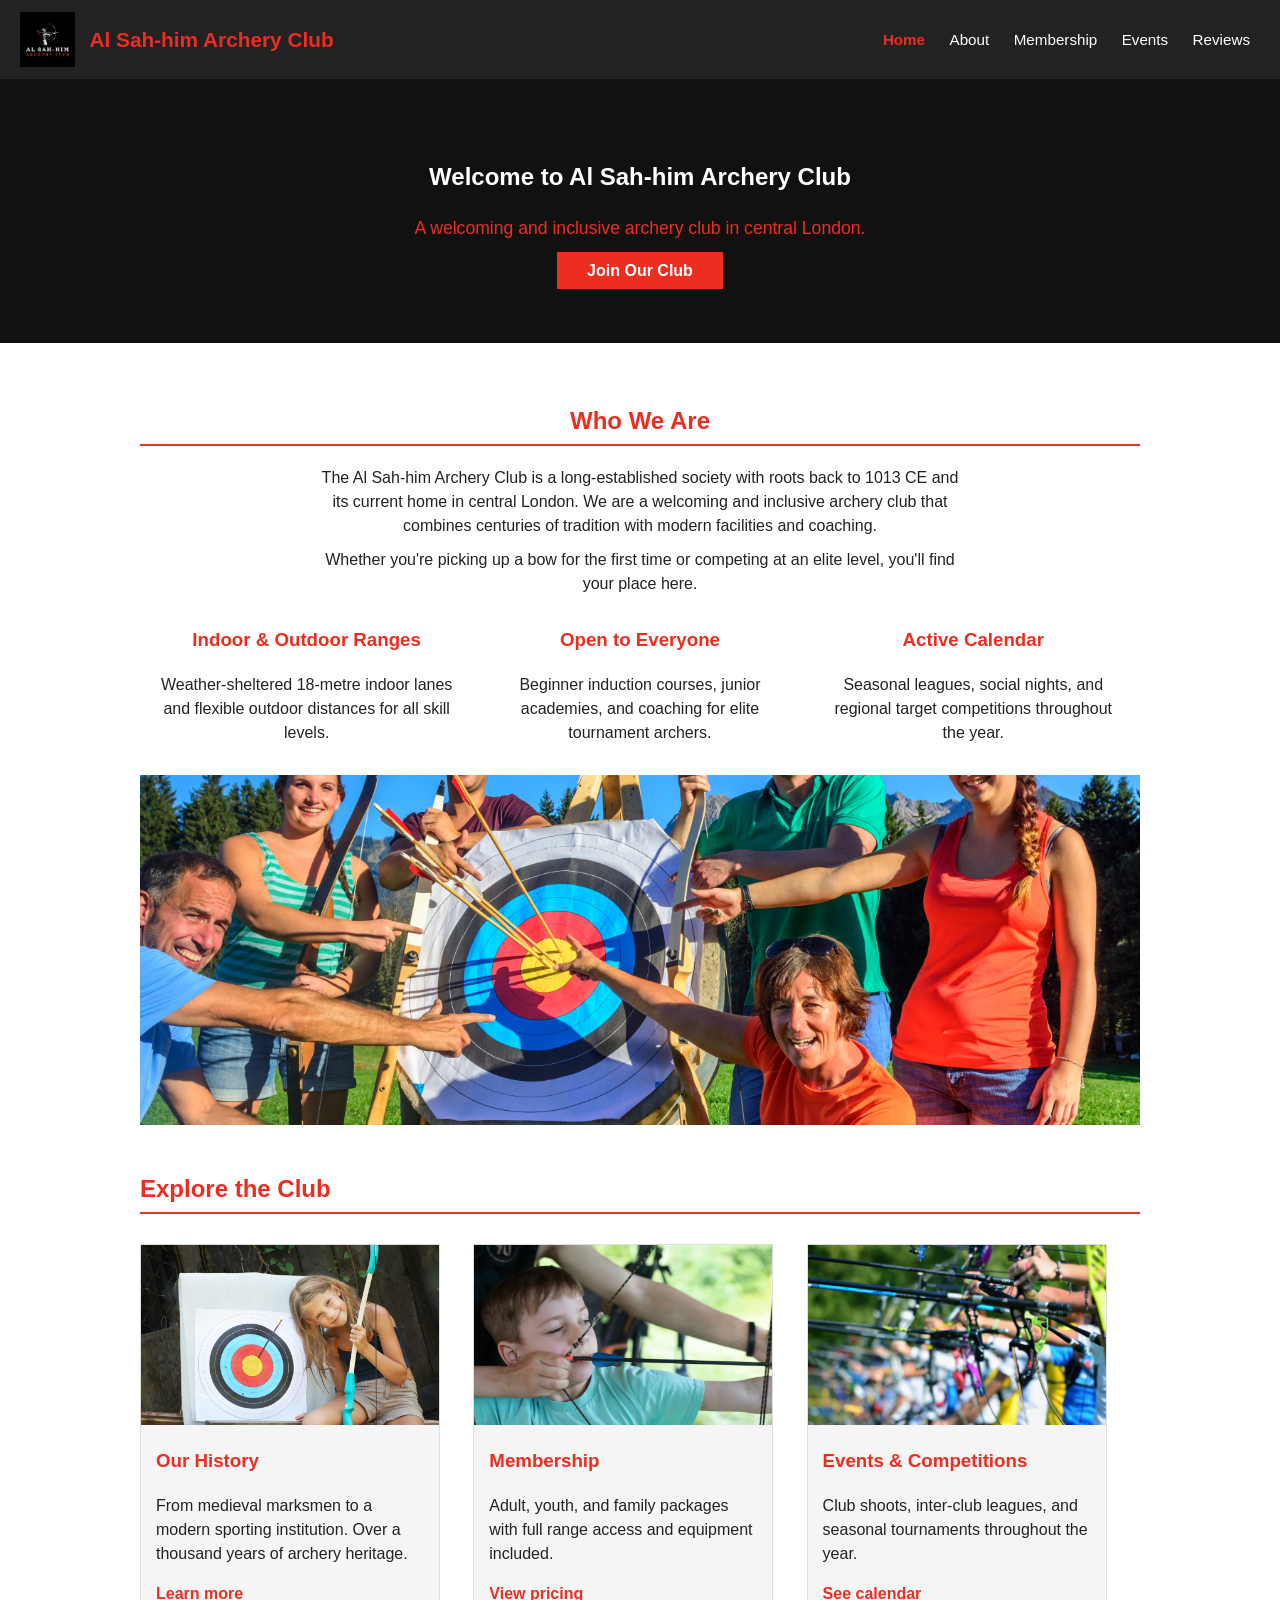
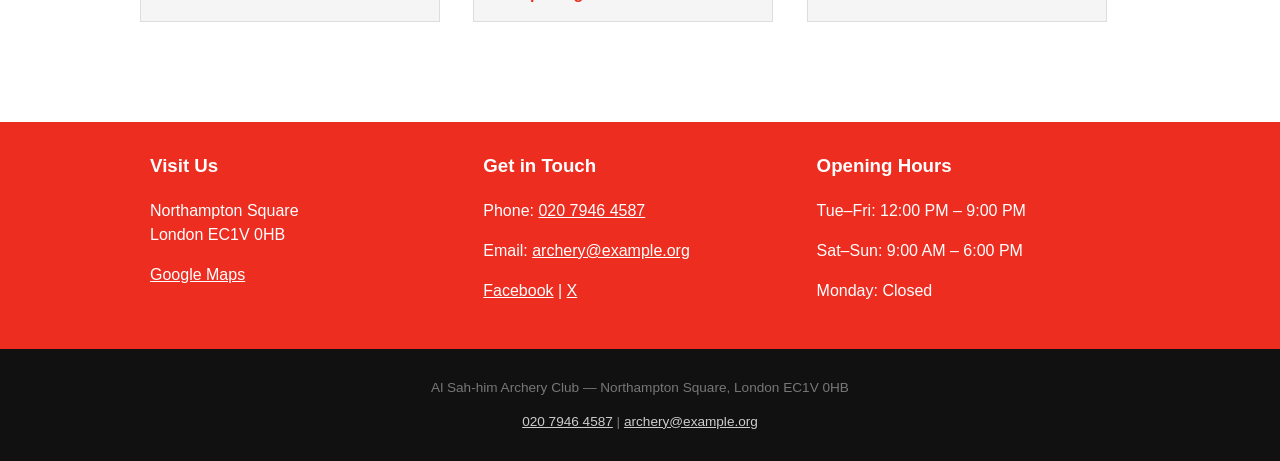
<file: index.html>
<!DOCTYPE html>
<html lang="en">
<head>
  <meta charset="UTF-8">
  <meta name="viewport" content="width=device-width, initial-scale=1.0">
  <title>Al Sah-him Archery Club - Home</title>
  <link rel="stylesheet" href="css/style.css">
</head>
<body>

<a href="#main-content" class="skip-link">Skip to main content</a>

<header role="banner">
  <div class="header-left">
    <img src="club-logo.png" alt="Club logo">
    <span class="club-title">Al Sah-him Archery Club</span>
  </div>
  <nav aria-label="Main navigation">
    <ul>
      <li><span class="current">Home</span></li>
      <li><a href="about.html">About</a></li>
      <li><a href="membership.html">Membership</a></li>
      <li><a href="events.html">Events</a></li>
      <li><a href="reviews.html">Reviews</a></li>
    </ul>
  </nav>
</header>

<main id="main-content">

  <section class="hero" aria-labelledby="hero-heading">
    <h1 id="hero-heading">Welcome to Al Sah-him Archery Club</h1>
    <p>A welcoming and inclusive archery club in central London.</p>
    <a href="membership.html" class="btn">Join Our Club</a>
  </section>

  <div class="content">

    <section class="intro" aria-labelledby="who-heading">
      <h2 id="who-heading" class="section-title">Who We Are</h2>
      <p>The Al Sah-him Archery Club is a long-established society with roots back to 1013 CE and its current home in central London. We are a welcoming and inclusive archery club that combines centuries of tradition with modern facilities and coaching.</p>
      <p>Whether you're picking up a bow for the first time or competing at an elite level, you'll find your place here.</p>

      <div class="features">
        <div class="feature">
          <h3>Indoor &amp; Outdoor Ranges</h3>
          <p>Weather-sheltered 18-metre indoor lanes and flexible outdoor distances for all skill levels.</p>
        </div>
        <div class="feature">
          <h3>Open to Everyone</h3>
          <p>Beginner induction courses, junior academies, and coaching for elite tournament archers.</p>
        </div>
        <div class="feature">
          <h3>Active Calendar</h3>
          <p>Seasonal leagues, social nights, and regional target competitions throughout the year.</p>
        </div>
      </div>
    </section>

    <img class="img-banner" src="images/AdobeStock_72105116.jpeg" alt="Archery equipment on display">

    <section aria-labelledby="explore-heading">
      <h2 id="explore-heading" class="section-title">Explore the Club</h2>

      <div class="cards">
        <article class="card">
          <img src="images/AdobeStock_54526389.jpeg" alt="Archery range">
          <div class="card-text">
            <h3>Our History</h3>
            <p>From medieval marksmen to a modern sporting institution. Over a thousand years of archery heritage.</p>
            <a href="about.html">Learn more</a>
          </div>
        </article>

        <article class="card">
          <img src="images/AdobeStock_530146162.jpeg" alt="Archery target">
          <div class="card-text">
            <h3>Membership</h3>
            <p>Adult, youth, and family packages with full range access and equipment included.</p>
            <a href="membership.html">View pricing</a>
          </div>
        </article>

        <article class="card">
          <img src="images/AdobeStock_305803071.jpeg" alt="Group of archers">
          <div class="card-text">
            <h3>Events &amp; Competitions</h3>
            <p>Club shoots, inter-club leagues, and seasonal tournaments throughout the year.</p>
            <a href="events.html">See calendar</a>
          </div>
        </article>
      </div>
    </section>

  </div>

</main>

<div class="contact-bar">
  <div class="contact-inner">
    <div class="contact-col">
      <h3>Visit Us</h3>
      <p>Northampton Square<br>London EC1V 0HB</p>
      <p><a href="https://maps.google.com/?q=Northampton+Square+London+EC1V+0HB">Google Maps</a></p>
    </div>
    <div class="contact-col">
      <h3>Get in Touch</h3>
      <p>Phone: <a href="tel:02079464587">020 7946 4587</a></p>
      <p>Email: <a href="mailto:archery@example.org">archery@example.org</a></p>
      <p><a href="https://www.facebook.com/AlSah-himArchery">Facebook</a> | <a href="https://x.com/AlSah-himArchery">X</a></p>
    </div>
    <div class="contact-col">
      <h3>Opening Hours</h3>
      <p>Tue–Fri: 12:00 PM – 9:00 PM</p>
      <p>Sat–Sun: 9:00 AM – 6:00 PM</p>
      <p>Monday: Closed</p>
    </div>
  </div>
</div>

<footer role="contentinfo">
  <p>Al Sah-him Archery Club &mdash; Northampton Square, London EC1V 0HB</p>
  <p><a href="tel:02079464587">020 7946 4587</a> | <a href="mailto:archery@example.org">archery@example.org</a></p>
</footer>

</body>
</html>
</file>
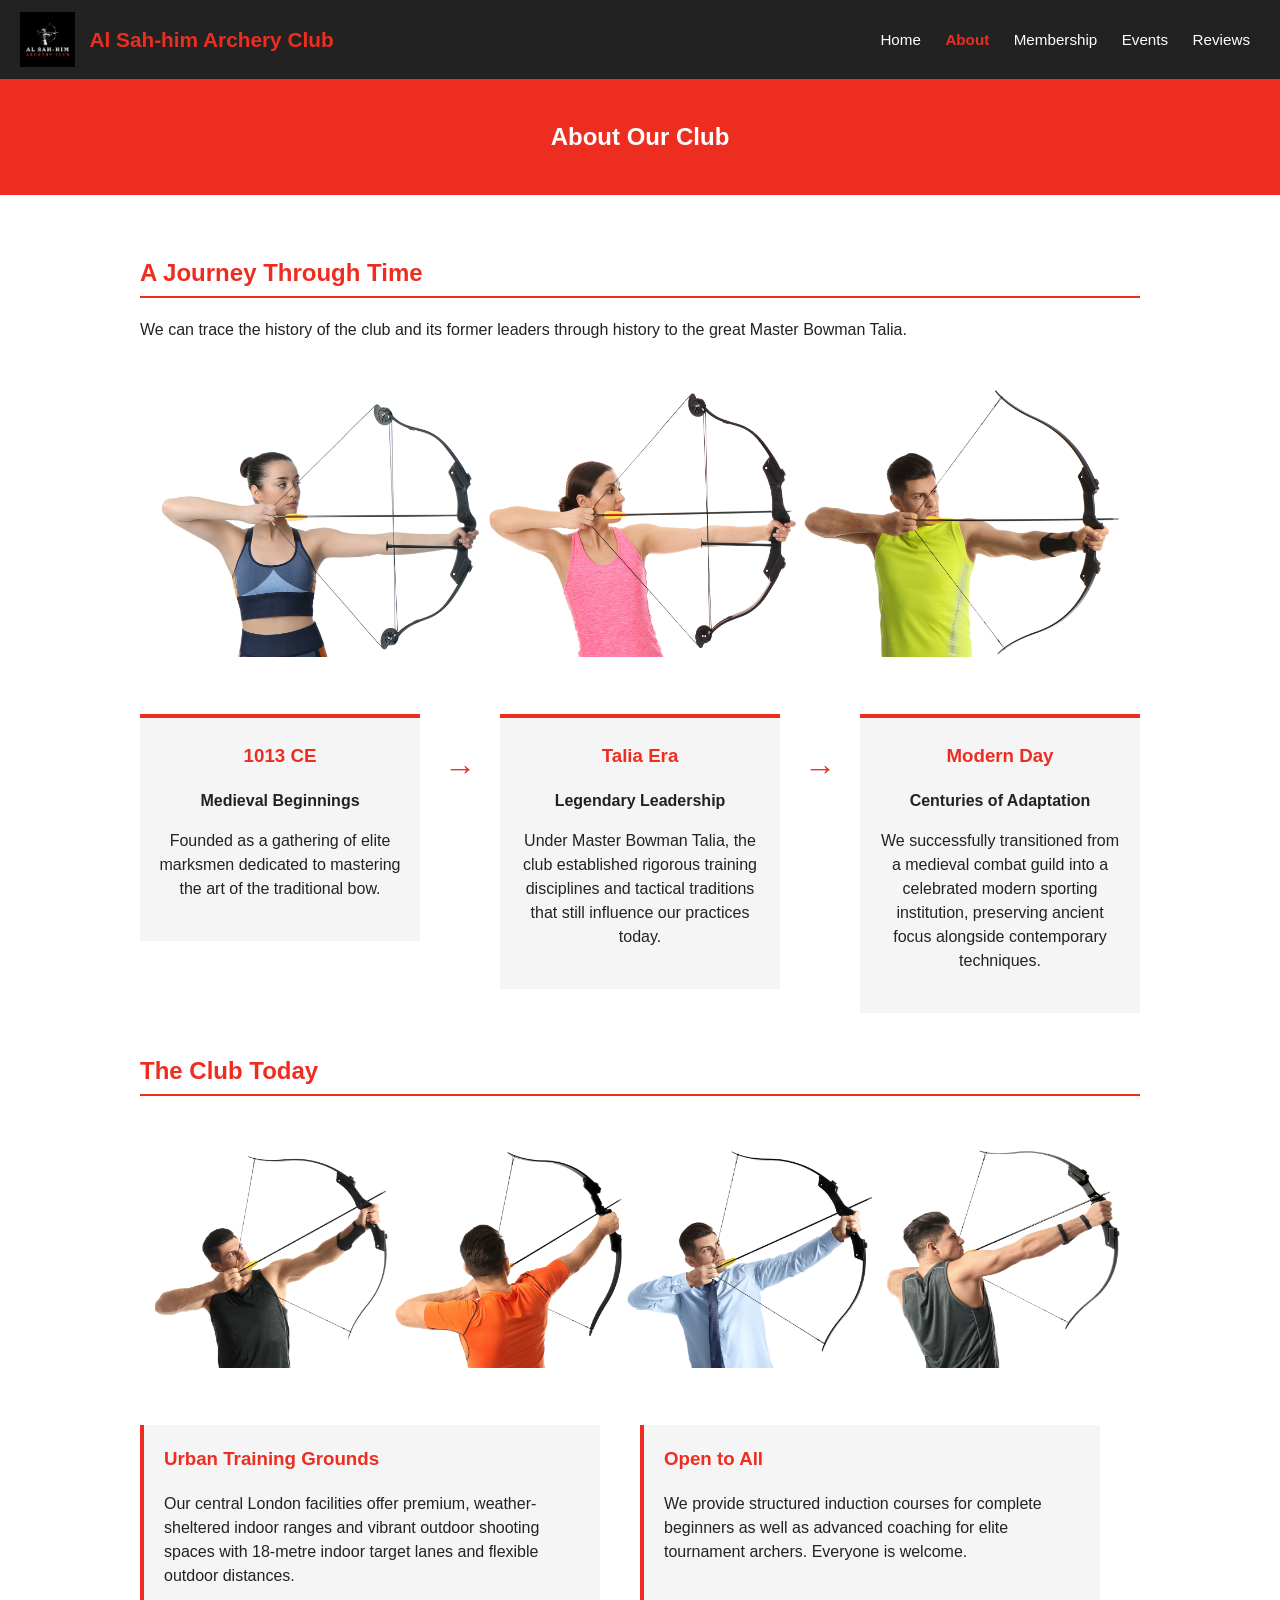
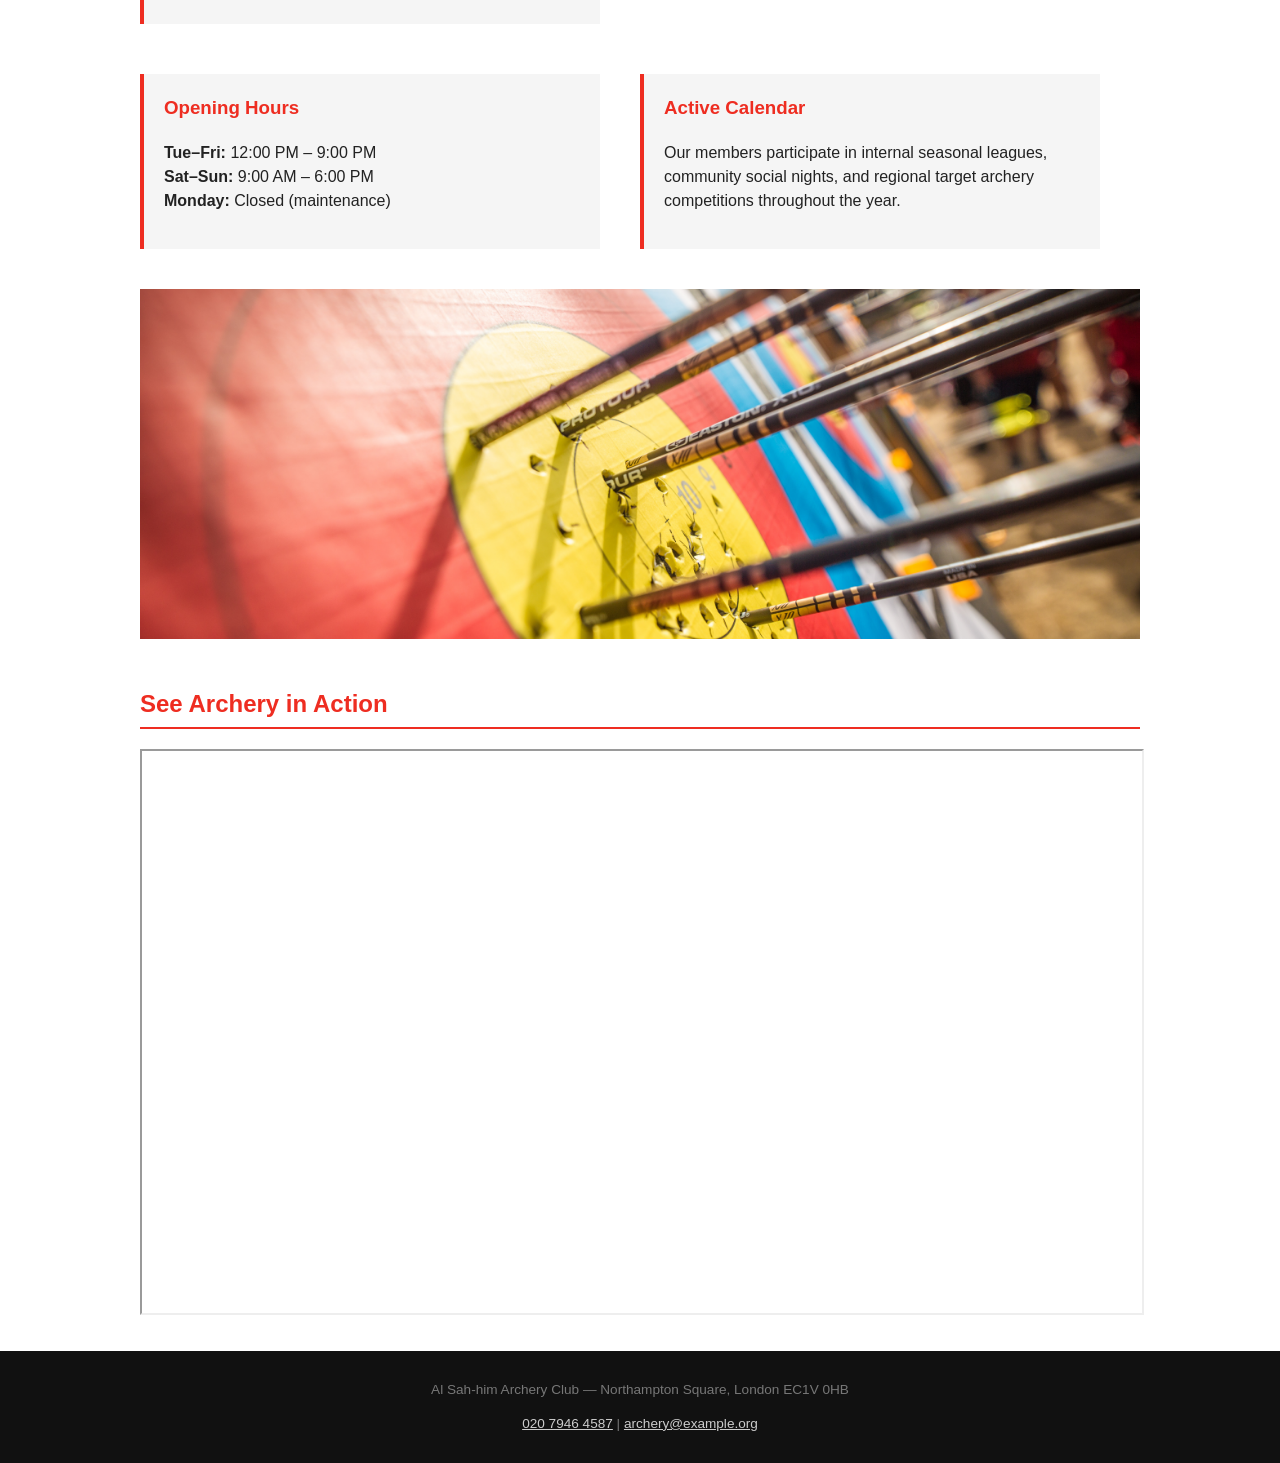
<file: about.html>
<!DOCTYPE html>
<html lang="en">
<head>
  <meta charset="UTF-8">
  <meta name="viewport" content="width=device-width, initial-scale=1.0">
  <title>About - Al Sah-him Archery Club</title>
  <link rel="stylesheet" href="css/style.css">
</head>
<body>

<a href="#main-content" class="skip-link">Skip to main content</a>

<header role="banner">
  <div class="header-left">
    <img src="club-logo.png" alt="Club logo">
    <span class="club-title">Al Sah-him Archery Club</span>
  </div>
  <nav aria-label="Main navigation">
    <ul>
      <li><a href="index.html">Home</a></li>
      <li><span class="current">About</span></li>
      <li><a href="membership.html">Membership</a></li>
      <li><a href="events.html">Events</a></li>
      <li><a href="reviews.html">Reviews</a></li>
    </ul>
  </nav>
</header>

<main id="main-content">

  <section class="banner" aria-labelledby="banner-heading">
    <h1 id="banner-heading">About Our Club</h1>
  </section>

  <div class="content">

    <section aria-labelledby="history-heading">
      <h2 id="history-heading" class="section-title">A Journey Through Time</h2>
      <p>We can trace the history of the club and its former leaders through history to the great Master Bowman Talia.</p>

      <img class="img-banner" src="images/AdobeStock_421220154.jpeg" alt="Traditional bow and arrows">

      <div class="timeline-blocks">
        <article class="timeline-block">
          <h3>1013 CE</h3>
          <p><strong>Medieval Beginnings</strong></p>
          <p>Founded as a gathering of elite marksmen dedicated to mastering the art of the traditional bow.</p>
        </article>

        <div class="timeline-arrow" aria-hidden="true">&rarr;</div>

        <article class="timeline-block">
          <h3>Talia Era</h3>
          <p><strong>Legendary Leadership</strong></p>
          <p>Under Master Bowman Talia, the club established rigorous training disciplines and tactical traditions that still influence our practices today.</p>
        </article>

        <div class="timeline-arrow" aria-hidden="true">&rarr;</div>

        <article class="timeline-block">
          <h3>Modern Day</h3>
          <p><strong>Centuries of Adaptation</strong></p>
          <p>We successfully transitioned from a medieval combat guild into a celebrated modern sporting institution, preserving ancient focus alongside contemporary techniques.</p>
        </article>
      </div>
    </section>

    <section aria-labelledby="today-heading">
      <h2 id="today-heading" class="section-title">The Club Today</h2>

      <img class="img-banner" src="images/AdobeStock_421220161.jpeg" alt="Indoor archery range">

      <div class="info-row">
        <div class="info-box">
          <h3>Urban Training Grounds</h3>
          <p>Our central London facilities offer premium, weather-sheltered indoor ranges and vibrant outdoor shooting spaces with 18-metre indoor target lanes and flexible outdoor distances.</p>
        </div>

        <div class="info-box">
          <h3>Open to All</h3>
          <p>We provide structured induction courses for complete beginners as well as advanced coaching for elite tournament archers. Everyone is welcome.</p>
        </div>
      </div>

      <div class="info-row">
        <div class="info-box">
          <h3>Opening Hours</h3>
          <p><strong>Tue–Fri:</strong> 12:00 PM – 9:00 PM<br>
          <strong>Sat–Sun:</strong> 9:00 AM – 6:00 PM<br>
          <strong>Monday:</strong> Closed (maintenance)</p>
        </div>

        <div class="info-box">
          <h3>Active Calendar</h3>
          <p>Our members participate in internal seasonal leagues, community social nights, and regional target archery competitions throughout the year.</p>
        </div>
      </div>
    </section>

    <img class="img-banner" src="images/AdobeStock_227590828.jpeg" alt="Archer at outdoor range">

    <section aria-labelledby="video-heading">
      <h2 id="video-heading" class="section-title">See Archery in Action</h2>
      <div class="video-container">
        <iframe src="https://www.youtube.com/embed/rzj4FFi7wt8" title="Archery demonstration video" allowfullscreen></iframe>
      </div>
    </section>

  </div>

</main>

<footer role="contentinfo">
  <p>Al Sah-him Archery Club &mdash; Northampton Square, London EC1V 0HB</p>
  <p><a href="tel:02079464587">020 7946 4587</a> | <a href="mailto:archery@example.org">archery@example.org</a></p>
</footer>

</body>
</html>
</file>
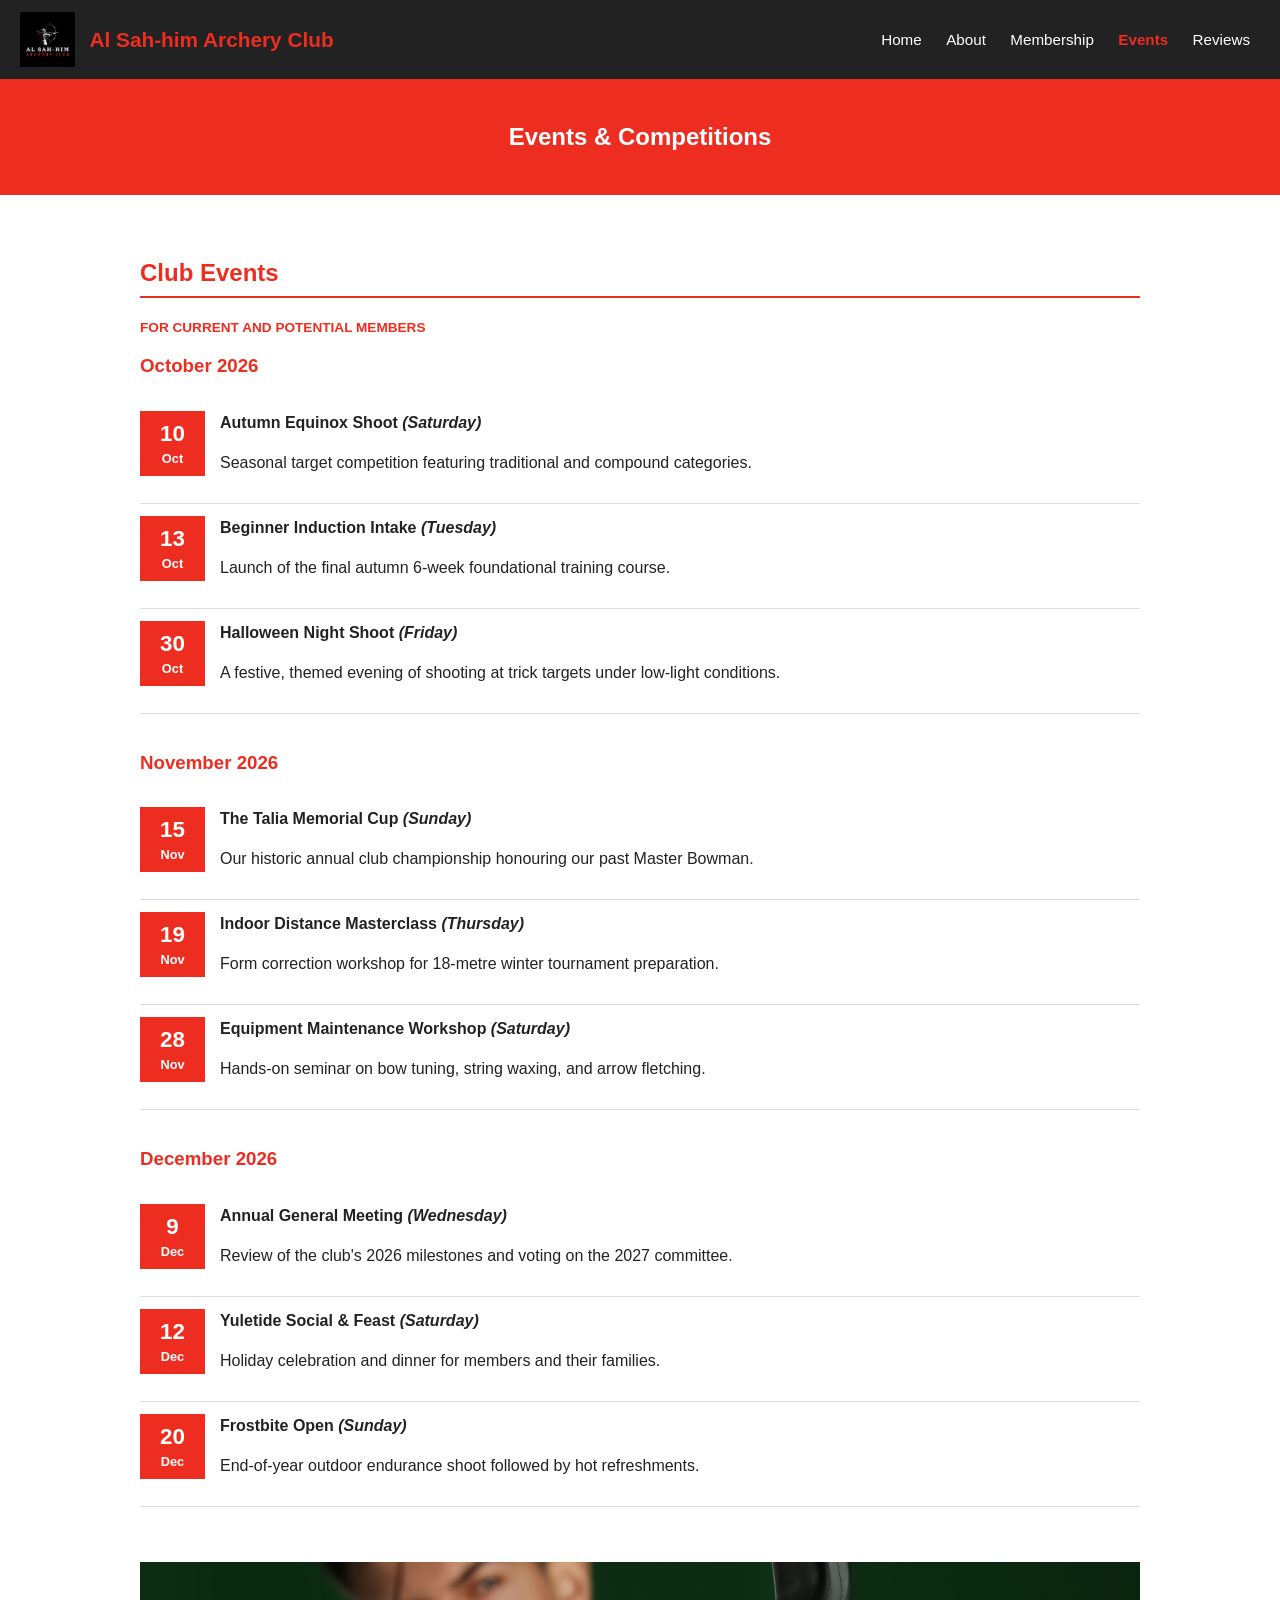
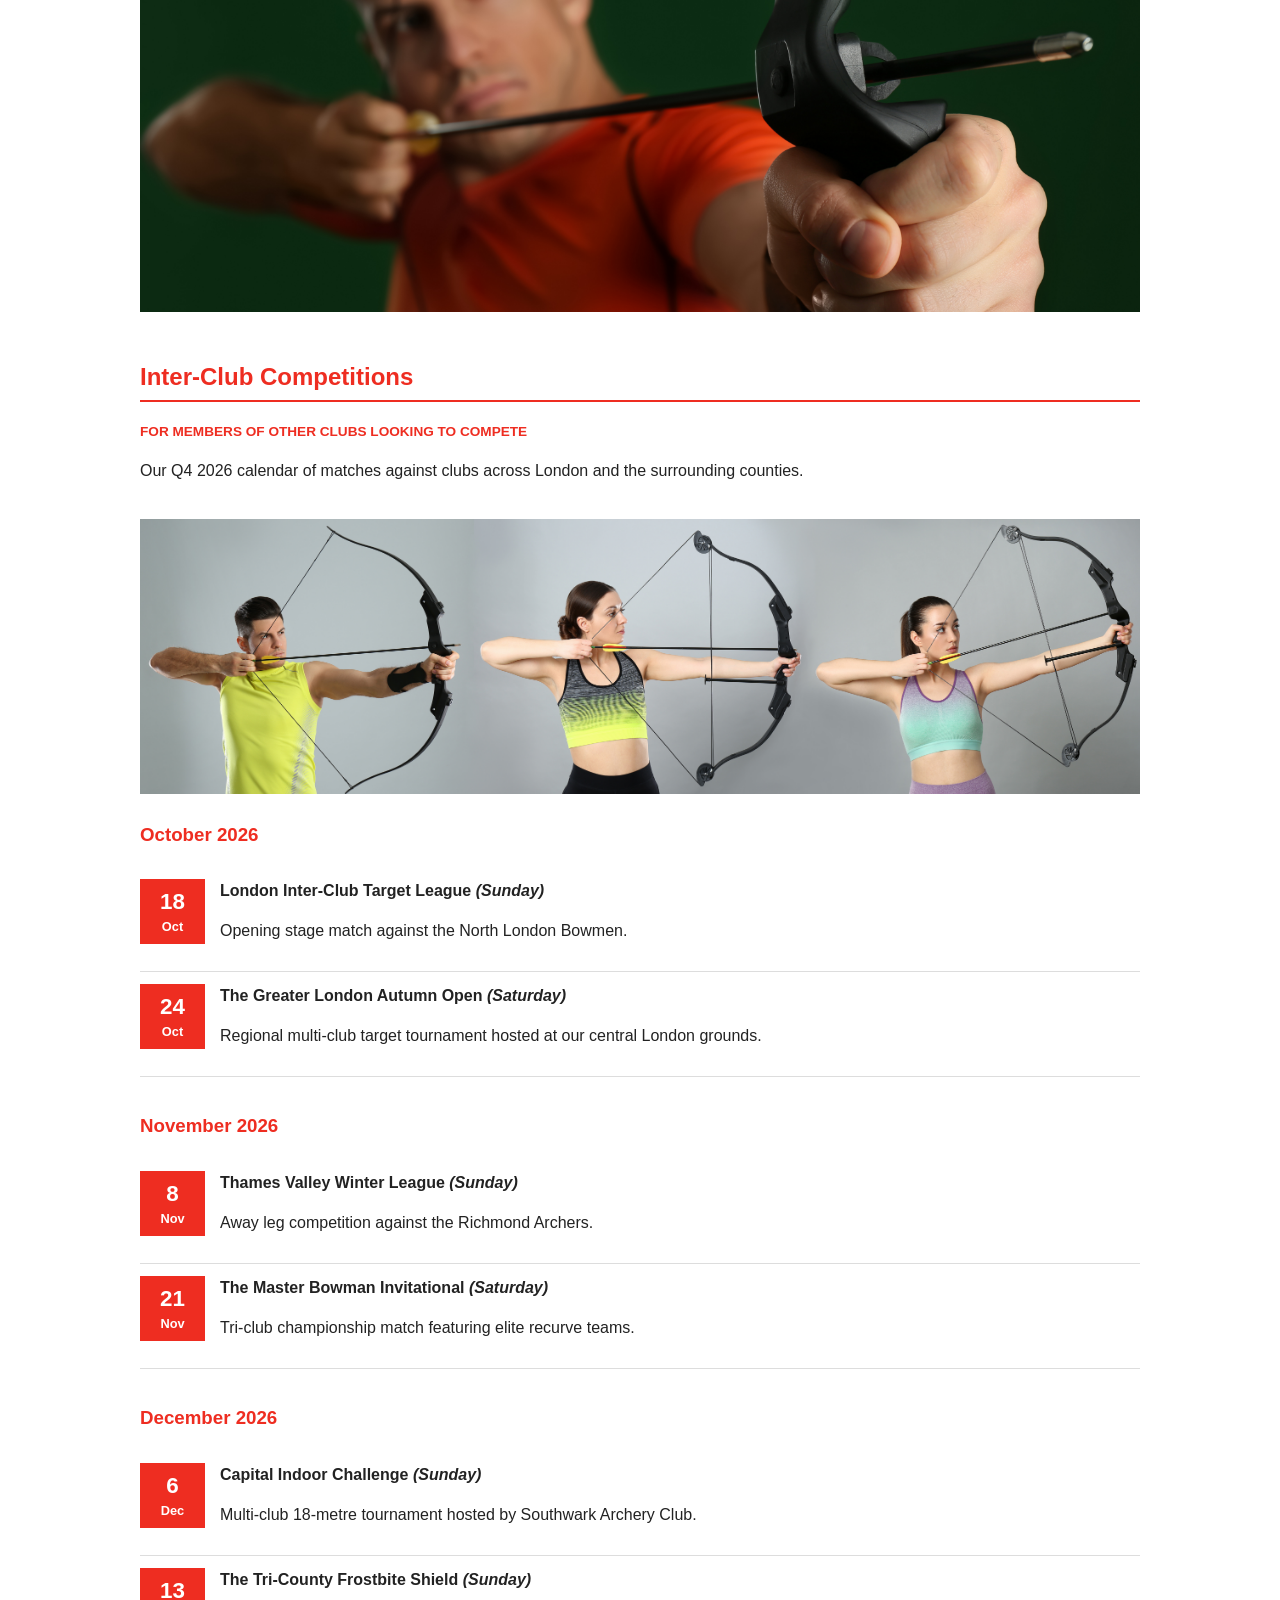
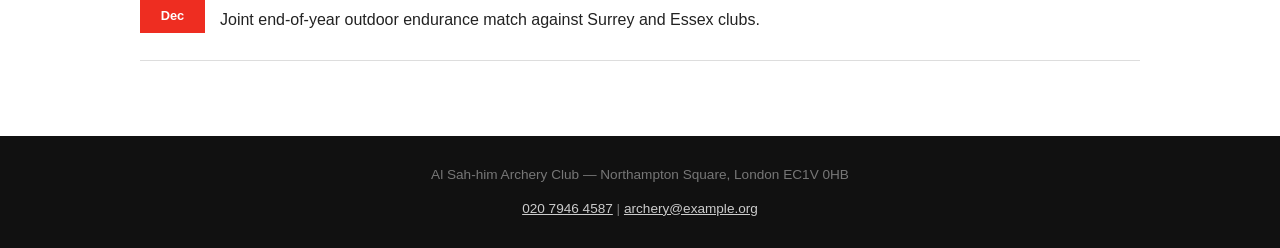
<file: events.html>
<!DOCTYPE html>
<html lang="en">
<head>
  <meta charset="UTF-8">
  <meta name="viewport" content="width=device-width, initial-scale=1.0">
  <title>Events - Al Sah-him Archery Club</title>
  <link rel="stylesheet" href="css/style.css">
</head>
<body>

<a href="#main-content" class="skip-link">Skip to main content</a>

<header role="banner">
  <div class="header-left">
    <img src="club-logo.png" alt="Club logo">
    <span class="club-title">Al Sah-him Archery Club</span>
  </div>
  <nav aria-label="Main navigation">
    <ul>
      <li><a href="index.html">Home</a></li>
      <li><a href="about.html">About</a></li>
      <li><a href="membership.html">Membership</a></li>
      <li><span class="current">Events</span></li>
      <li><a href="reviews.html">Reviews</a></li>
    </ul>
  </nav>
</header>

<main id="main-content">

  <section class="banner" aria-labelledby="banner-heading">
    <h1 id="banner-heading">Events &amp; Competitions</h1>
  </section>

  <div class="content">

    <section aria-labelledby="club-events-heading">
      <h2 id="club-events-heading" class="section-title">Club Events</h2>
      <p class="audience-label">For current and potential members</p>

      <div class="event-month">
        <h3>October 2026</h3>

        <article class="event-item">
          <div class="event-date-box"><span class="day">10</span><span class="month">Oct</span></div>
          <div class="event-details">
            <h4>Autumn Equinox Shoot <em>(Saturday)</em></h4>
            <p>Seasonal target competition featuring traditional and compound categories.</p>
          </div>
        </article>

        <article class="event-item">
          <div class="event-date-box"><span class="day">13</span><span class="month">Oct</span></div>
          <div class="event-details">
            <h4>Beginner Induction Intake <em>(Tuesday)</em></h4>
            <p>Launch of the final autumn 6-week foundational training course.</p>
          </div>
        </article>

        <article class="event-item">
          <div class="event-date-box"><span class="day">30</span><span class="month">Oct</span></div>
          <div class="event-details">
            <h4>Halloween Night Shoot <em>(Friday)</em></h4>
            <p>A festive, themed evening of shooting at trick targets under low-light conditions.</p>
          </div>
        </article>
      </div>

      <div class="event-month">
        <h3>November 2026</h3>

        <article class="event-item">
          <div class="event-date-box"><span class="day">15</span><span class="month">Nov</span></div>
          <div class="event-details">
            <h4>The Talia Memorial Cup <em>(Sunday)</em></h4>
            <p>Our historic annual club championship honouring our past Master Bowman.</p>
          </div>
        </article>

        <article class="event-item">
          <div class="event-date-box"><span class="day">19</span><span class="month">Nov</span></div>
          <div class="event-details">
            <h4>Indoor Distance Masterclass <em>(Thursday)</em></h4>
            <p>Form correction workshop for 18-metre winter tournament preparation.</p>
          </div>
        </article>

        <article class="event-item">
          <div class="event-date-box"><span class="day">28</span><span class="month">Nov</span></div>
          <div class="event-details">
            <h4>Equipment Maintenance Workshop <em>(Saturday)</em></h4>
            <p>Hands-on seminar on bow tuning, string waxing, and arrow fletching.</p>
          </div>
        </article>
      </div>

      <div class="event-month">
        <h3>December 2026</h3>

        <article class="event-item">
          <div class="event-date-box"><span class="day">9</span><span class="month">Dec</span></div>
          <div class="event-details">
            <h4>Annual General Meeting <em>(Wednesday)</em></h4>
            <p>Review of the club's 2026 milestones and voting on the 2027 committee.</p>
          </div>
        </article>

        <article class="event-item">
          <div class="event-date-box"><span class="day">12</span><span class="month">Dec</span></div>
          <div class="event-details">
            <h4>Yuletide Social &amp; Feast <em>(Saturday)</em></h4>
            <p>Holiday celebration and dinner for members and their families.</p>
          </div>
        </article>

        <article class="event-item">
          <div class="event-date-box"><span class="day">20</span><span class="month">Dec</span></div>
          <div class="event-details">
            <h4>Frostbite Open <em>(Sunday)</em></h4>
            <p>End-of-year outdoor endurance shoot followed by hot refreshments.</p>
          </div>
        </article>
      </div>
    </section>

    <img class="img-banner" src="images/AdobeStock_436331541.jpeg" alt="Outdoor archery competition">

    <section aria-labelledby="interclub-heading">
      <h2 id="interclub-heading" class="section-title">Inter-Club Competitions</h2>
      <p class="audience-label">For members of other clubs looking to compete</p>
      <p>Our Q4 2026 calendar of matches against clubs across London and the surrounding counties.</p>

      <img class="img-banner" src="images/AdobeStock_420833575.jpeg" alt="Archery competition in progress">

      <div class="event-month">
        <h3>October 2026</h3>

        <article class="event-item">
          <div class="event-date-box"><span class="day">18</span><span class="month">Oct</span></div>
          <div class="event-details">
            <h4>London Inter-Club Target League <em>(Sunday)</em></h4>
            <p>Opening stage match against the North London Bowmen.</p>
          </div>
        </article>

        <article class="event-item">
          <div class="event-date-box"><span class="day">24</span><span class="month">Oct</span></div>
          <div class="event-details">
            <h4>The Greater London Autumn Open <em>(Saturday)</em></h4>
            <p>Regional multi-club target tournament hosted at our central London grounds.</p>
          </div>
        </article>
      </div>

      <div class="event-month">
        <h3>November 2026</h3>

        <article class="event-item">
          <div class="event-date-box"><span class="day">8</span><span class="month">Nov</span></div>
          <div class="event-details">
            <h4>Thames Valley Winter League <em>(Sunday)</em></h4>
            <p>Away leg competition against the Richmond Archers.</p>
          </div>
        </article>

        <article class="event-item">
          <div class="event-date-box"><span class="day">21</span><span class="month">Nov</span></div>
          <div class="event-details">
            <h4>The Master Bowman Invitational <em>(Saturday)</em></h4>
            <p>Tri-club championship match featuring elite recurve teams.</p>
          </div>
        </article>
      </div>

      <div class="event-month">
        <h3>December 2026</h3>

        <article class="event-item">
          <div class="event-date-box"><span class="day">6</span><span class="month">Dec</span></div>
          <div class="event-details">
            <h4>Capital Indoor Challenge <em>(Sunday)</em></h4>
            <p>Multi-club 18-metre tournament hosted by Southwark Archery Club.</p>
          </div>
        </article>

        <article class="event-item">
          <div class="event-date-box"><span class="day">13</span><span class="month">Dec</span></div>
          <div class="event-details">
            <h4>The Tri-County Frostbite Shield <em>(Sunday)</em></h4>
            <p>Joint end-of-year outdoor endurance match against Surrey and Essex clubs.</p>
          </div>
        </article>
      </div>
    </section>

  </div>

</main>

<footer role="contentinfo">
  <p>Al Sah-him Archery Club &mdash; Northampton Square, London EC1V 0HB</p>
  <p><a href="tel:02079464587">020 7946 4587</a> | <a href="mailto:archery@example.org">archery@example.org</a></p>
</footer>

</body>
</html>
</file>
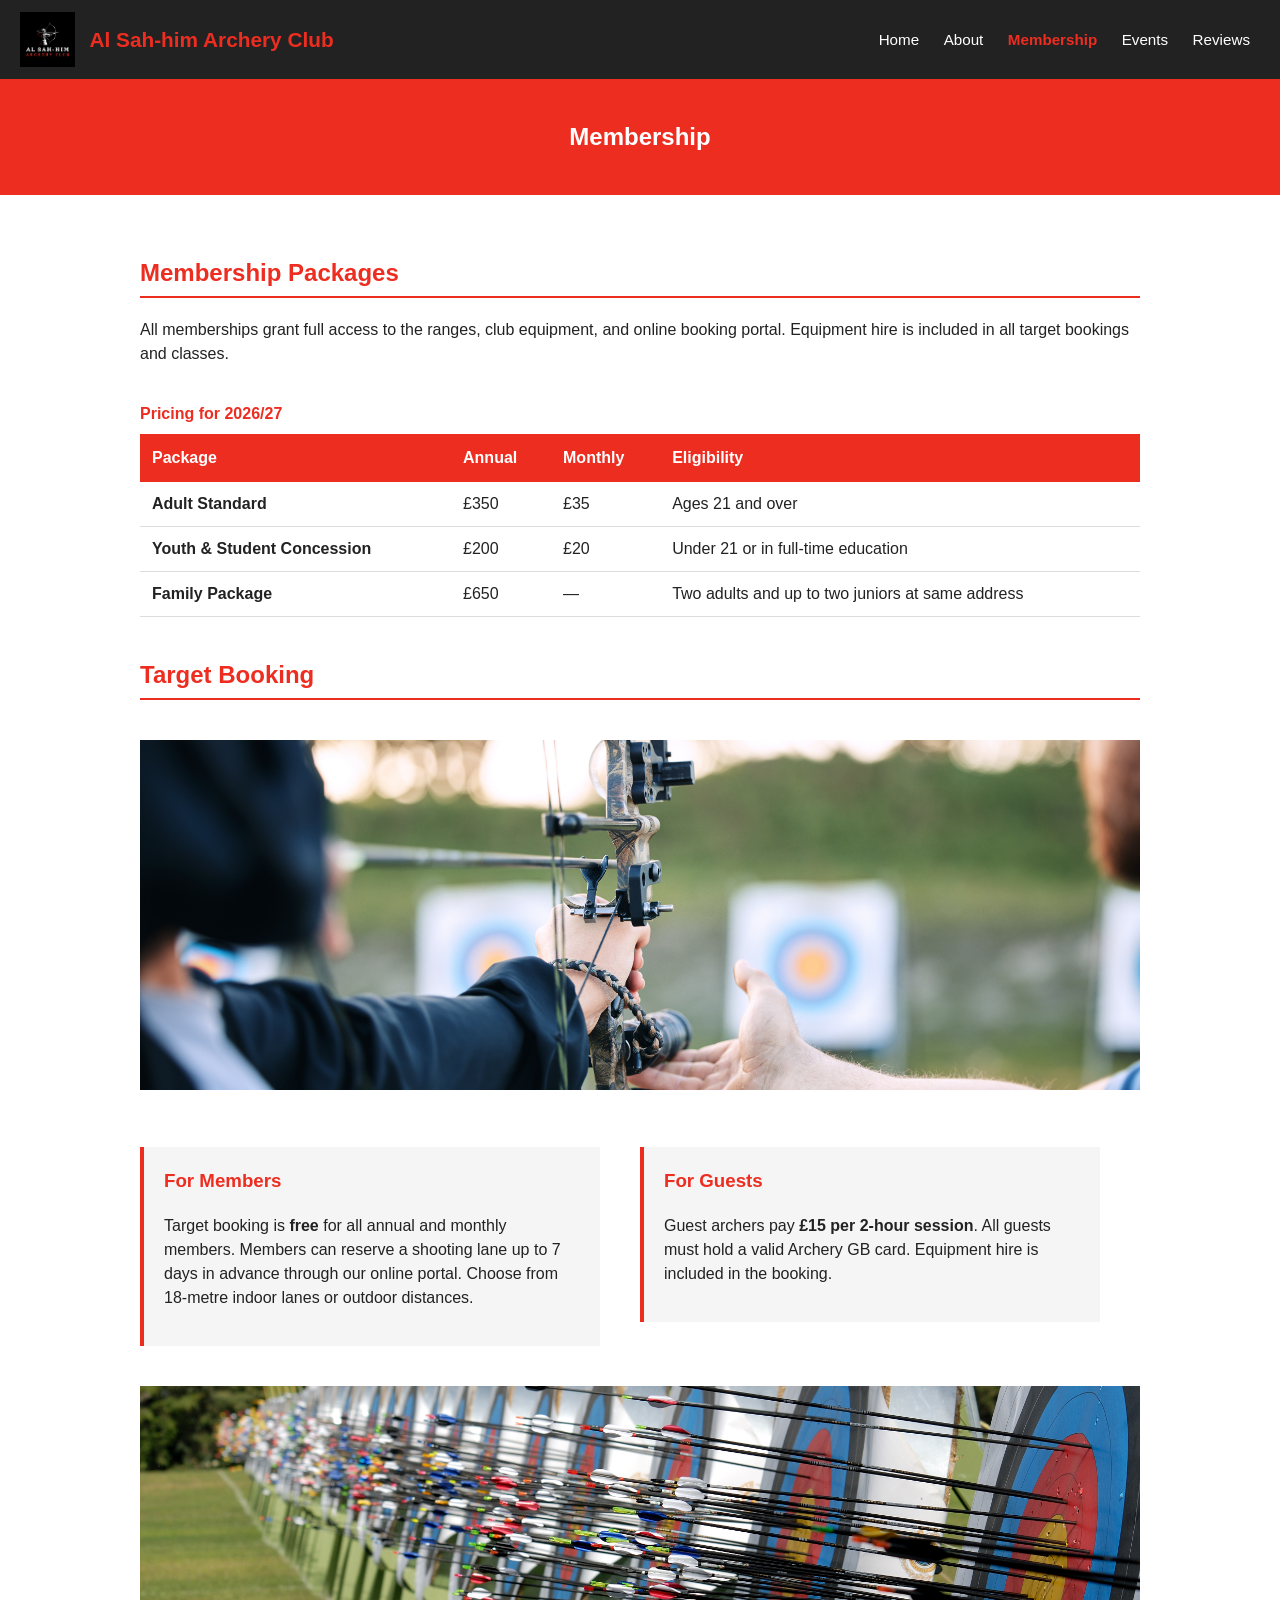
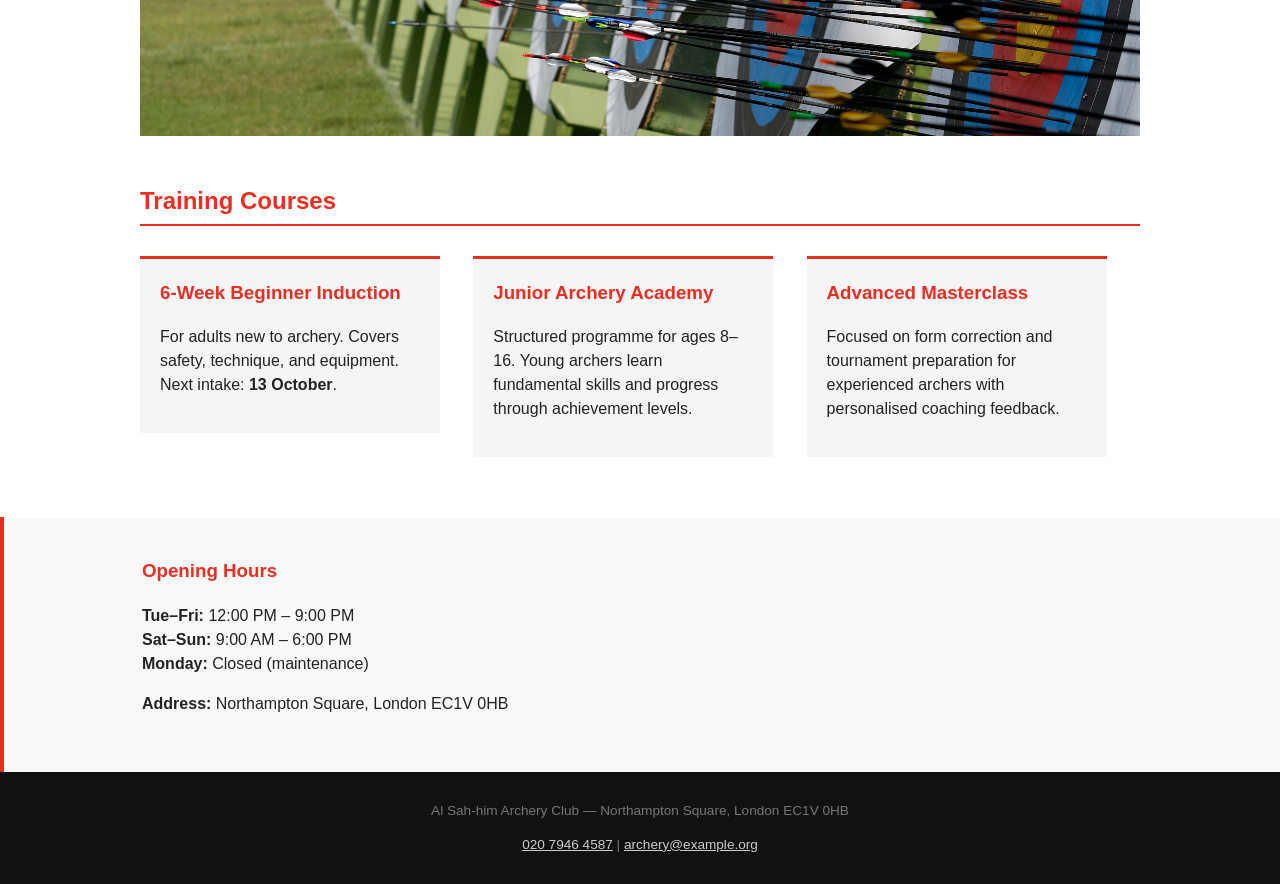
<file: membership.html>
<!DOCTYPE html>
<html lang="en">
<head>
  <meta charset="UTF-8">
  <meta name="viewport" content="width=device-width, initial-scale=1.0">
  <title>Membership - Al Sah-him Archery Club</title>
  <link rel="stylesheet" href="css/style.css">
</head>
<body>

<a href="#main-content" class="skip-link">Skip to main content</a>

<header role="banner">
  <div class="header-left">
    <img src="club-logo.png" alt="Club logo">
    <span class="club-title">Al Sah-him Archery Club</span>
  </div>
  <nav aria-label="Main navigation">
    <ul>
      <li><a href="index.html">Home</a></li>
      <li><a href="about.html">About</a></li>
      <li><span class="current">Membership</span></li>
      <li><a href="events.html">Events</a></li>
      <li><a href="reviews.html">Reviews</a></li>
    </ul>
  </nav>
</header>

<main id="main-content">

  <section class="banner" aria-labelledby="banner-heading">
    <h1 id="banner-heading">Membership</h1>
  </section>

  <div class="content">

    <section aria-labelledby="pricing-heading">
      <h2 id="pricing-heading" class="section-title">Membership Packages</h2>
      <p>All memberships grant full access to the ranges, club equipment, and online booking portal. Equipment hire is included in all target bookings and classes.</p>

      <div class="table-wrapper">
      <table aria-label="Membership pricing table">
        <caption>Pricing for 2026/27</caption>
        <thead>
        <tr>
          <th scope="col">Package</th>
          <th scope="col">Annual</th>
          <th scope="col">Monthly</th>
          <th scope="col">Eligibility</th>
        </tr>
        </thead>
        <tbody>
        <tr>
          <td><strong>Adult Standard</strong></td>
          <td>&pound;350</td>
          <td>&pound;35</td>
          <td>Ages 21 and over</td>
        </tr>
        <tr>
          <td><strong>Youth &amp; Student Concession</strong></td>
          <td>&pound;200</td>
          <td>&pound;20</td>
          <td>Under 21 or in full-time education</td>
        </tr>
        <tr>
          <td><strong>Family Package</strong></td>
          <td>&pound;650</td>
          <td>—</td>
          <td>Two adults and up to two juniors at same address</td>
        </tr>
      </tbody>
      </table>
      </div>
    </section>

    <section aria-labelledby="booking-heading">
      <h2 id="booking-heading" class="section-title">Target Booking</h2>

      <img class="img-banner" src="images/AdobeStock_574899922.jpeg" alt="Archer aiming at target">

      <div class="info-row">
        <div class="info-box">
          <h3>For Members</h3>
          <p>Target booking is <strong>free</strong> for all annual and monthly members. Members can reserve a shooting lane up to 7 days in advance through our online portal. Choose from 18-metre indoor lanes or outdoor distances.</p>
        </div>

        <div class="info-box">
          <h3>For Guests</h3>
          <p>Guest archers pay <strong>&pound;15 per 2-hour session</strong>. All guests must hold a valid Archery GB card. Equipment hire is included in the booking.</p>
        </div>
      </div>
    </section>

    <img class="img-banner" src="images/AdobeStock_54292382.jpeg" alt="Archer drawing bow">

    <section aria-labelledby="courses-heading">
      <h2 id="courses-heading" class="section-title">Training Courses</h2>

      <div class="courses">
        <article class="course-box">
          <h3>6-Week Beginner Induction</h3>
          <p>For adults new to archery. Covers safety, technique, and equipment. Next intake: <strong>13 October</strong>.</p>
        </article>

        <article class="course-box">
          <h3>Junior Archery Academy</h3>
          <p>Structured programme for ages 8–16. Young archers learn fundamental skills and progress through achievement levels.</p>
        </article>

        <article class="course-box">
          <h3>Advanced Masterclass</h3>
          <p>Focused on form correction and tournament preparation for experienced archers with personalised coaching feedback.</p>
        </article>
      </div>
    </section>

  </div>

</main>

<aside aria-labelledby="aside-heading">
  <div class="content">
    <h3 id="aside-heading">Opening Hours</h3>
    <p><strong>Tue–Fri:</strong> 12:00 PM – 9:00 PM<br>
    <strong>Sat–Sun:</strong> 9:00 AM – 6:00 PM<br>
    <strong>Monday:</strong> Closed (maintenance)</p>
    <p><strong>Address:</strong> Northampton Square, London EC1V 0HB</p>
  </div>
</aside>

<footer role="contentinfo">
  <p>Al Sah-him Archery Club &mdash; Northampton Square, London EC1V 0HB</p>
  <p><a href="tel:02079464587">020 7946 4587</a> | <a href="mailto:archery@example.org">archery@example.org</a></p>
</footer>

</body>
</html>
</file>
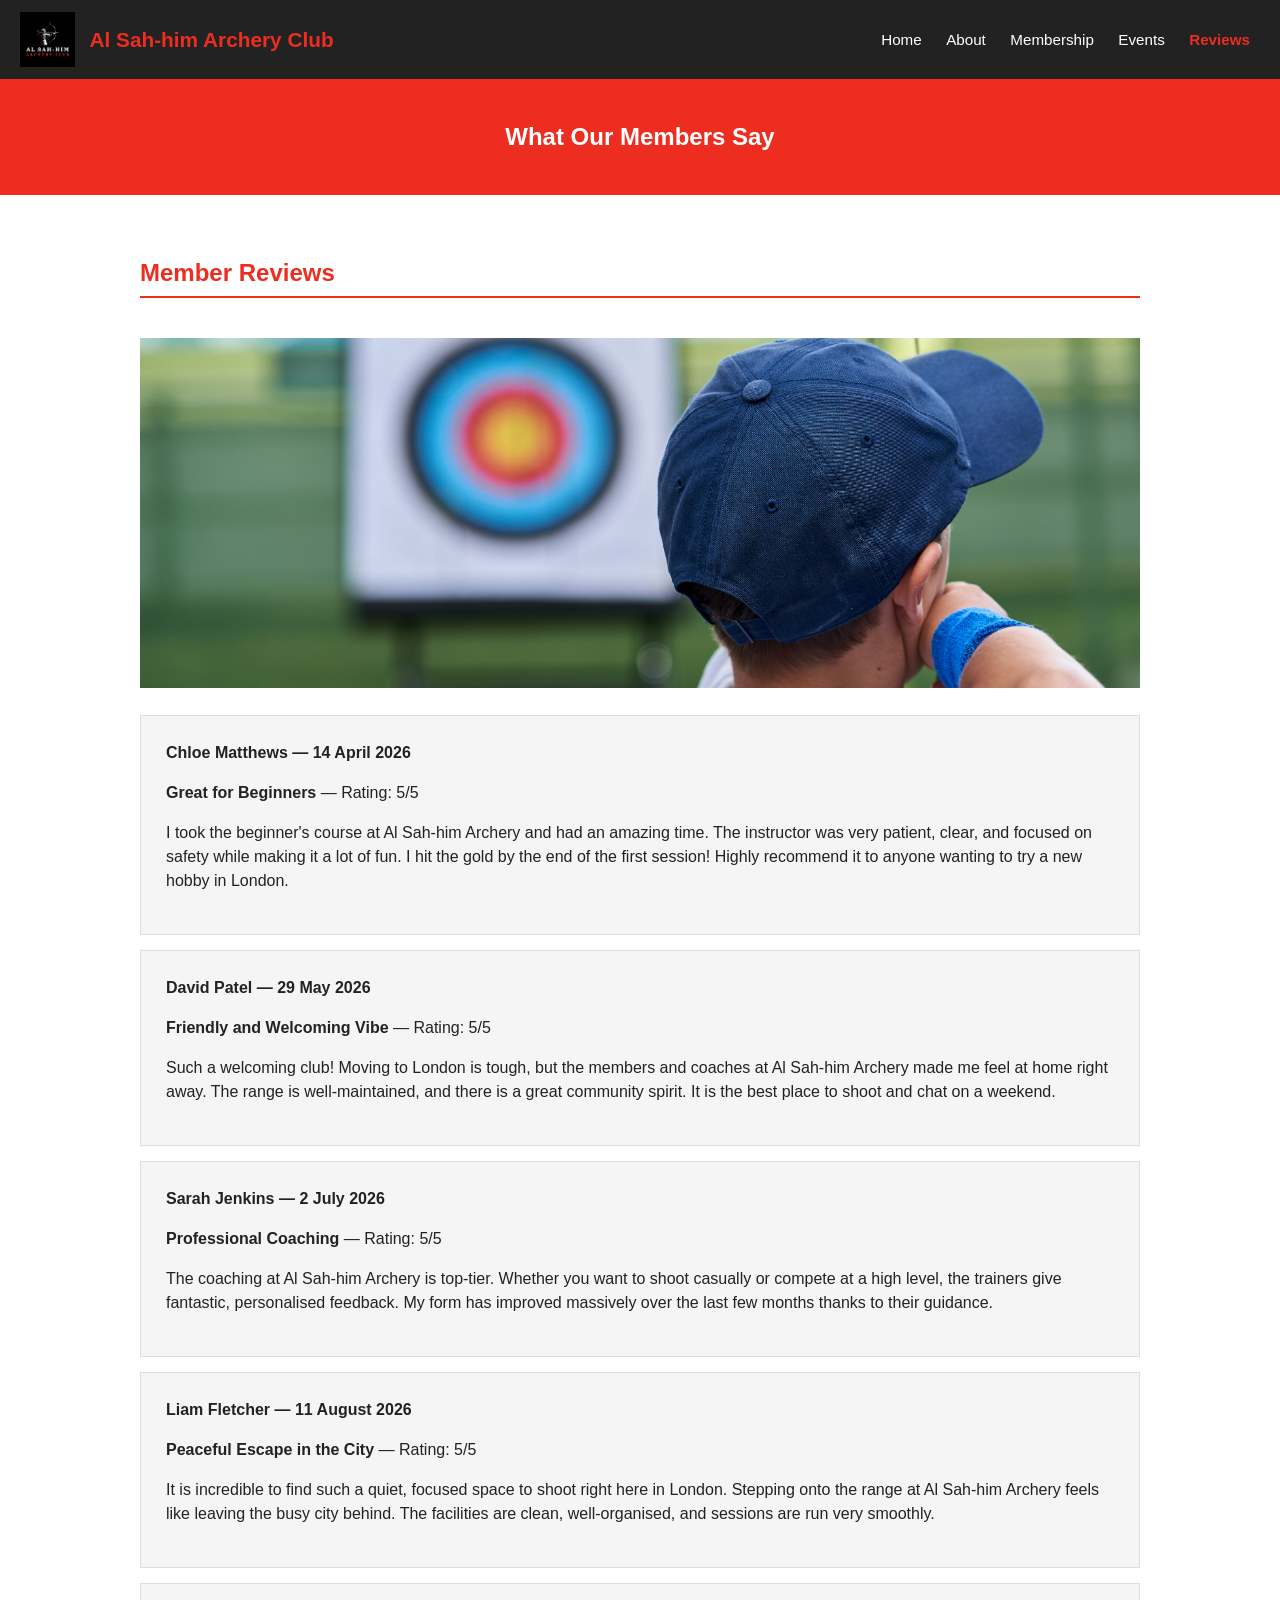
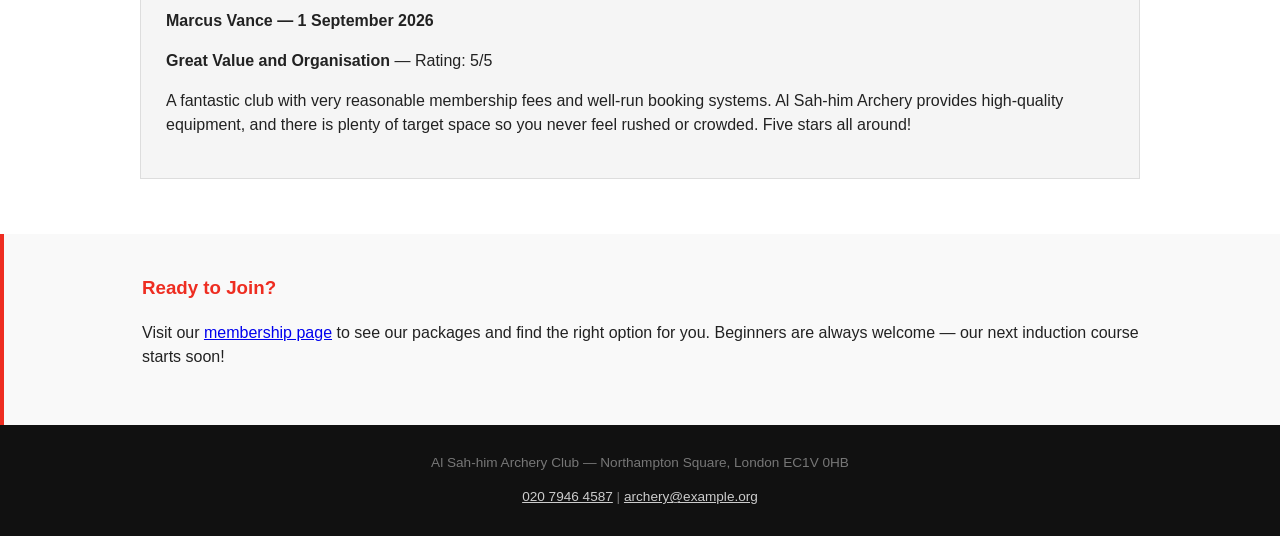
<file: reviews.html>
<!DOCTYPE html>
<html lang="en">
<head>
  <meta charset="UTF-8">
  <meta name="viewport" content="width=device-width, initial-scale=1.0">
  <title>Reviews - Al Sah-him Archery Club</title>
  <link rel="stylesheet" href="css/style.css">
</head>
<body>

<a href="#main-content" class="skip-link">Skip to main content</a>

<header role="banner">
  <div class="header-left">
    <img src="club-logo.png" alt="Club logo">
    <span class="club-title">Al Sah-him Archery Club</span>
  </div>
  <nav aria-label="Main navigation">
    <ul>
      <li><a href="index.html">Home</a></li>
      <li><a href="about.html">About</a></li>
      <li><a href="membership.html">Membership</a></li>
      <li><a href="events.html">Events</a></li>
      <li><span class="current">Reviews</span></li>
    </ul>
  </nav>
</header>

<main id="main-content">

  <section class="banner" aria-labelledby="banner-heading">
    <h1 id="banner-heading">What Our Members Say</h1>
  </section>

  <div class="content">

    <h2 class="section-title">Member Reviews</h2>

    <img class="img-banner" src="images/AdobeStock_312269314.jpeg" alt="Club members at an event">

    <article class="review">
      <div class="name">Chloe Matthews — 14 April 2026</div>
      <p><strong>Great for Beginners</strong> — Rating: 5/5</p>
      <p>I took the beginner's course at Al Sah-him Archery and had an amazing time. The instructor was very patient, clear, and focused on safety while making it a lot of fun. I hit the gold by the end of the first session! Highly recommend it to anyone wanting to try a new hobby in London.</p>
    </article>

    <article class="review">
      <div class="name">David Patel — 29 May 2026</div>
      <p><strong>Friendly and Welcoming Vibe</strong> — Rating: 5/5</p>
      <p>Such a welcoming club! Moving to London is tough, but the members and coaches at Al Sah-him Archery made me feel at home right away. The range is well-maintained, and there is a great community spirit. It is the best place to shoot and chat on a weekend.</p>
    </article>

    <article class="review">
      <div class="name">Sarah Jenkins — 2 July 2026</div>
      <p><strong>Professional Coaching</strong> — Rating: 5/5</p>
      <p>The coaching at Al Sah-him Archery is top-tier. Whether you want to shoot casually or compete at a high level, the trainers give fantastic, personalised feedback. My form has improved massively over the last few months thanks to their guidance.</p>
    </article>

    <article class="review">
      <div class="name">Liam Fletcher — 11 August 2026</div>
      <p><strong>Peaceful Escape in the City</strong> — Rating: 5/5</p>
      <p>It is incredible to find such a quiet, focused space to shoot right here in London. Stepping onto the range at Al Sah-him Archery feels like leaving the busy city behind. The facilities are clean, well-organised, and sessions are run very smoothly.</p>
    </article>

    <article class="review">
      <div class="name">Marcus Vance — 1 September 2026</div>
      <p><strong>Great Value and Organisation</strong> — Rating: 5/5</p>
      <p>A fantastic club with very reasonable membership fees and well-run booking systems. Al Sah-him Archery provides high-quality equipment, and there is plenty of target space so you never feel rushed or crowded. Five stars all around!</p>
    </article>

  </div>

</main>

<aside aria-labelledby="cta-heading">
  <div class="content">
    <h3 id="cta-heading">Ready to Join?</h3>
    <p>Visit our <a href="membership.html">membership page</a> to see our packages and find the right option for you. Beginners are always welcome — our next induction course starts soon!</p>
  </div>
</aside>

<footer role="contentinfo">
  <p>Al Sah-him Archery Club &mdash; Northampton Square, London EC1V 0HB</p>
  <p><a href="tel:02079464587">020 7946 4587</a> | <a href="mailto:archery@example.org">archery@example.org</a></p>
</footer>

</body>
</html>
</file>
<file: css/style.css>
/* Al Sah-him Archery Club */

body {
  font-family: Arial, Helvetica, sans-serif;
  margin: 0;
  color: #222;
  line-height: 1.5;
}

h3 {
  color: #ee2d21;
  margin-top: 0;
}

/* skip link */
.skip-link {
  position: absolute;
  top: -40px;
  left: 8px;
  background: #ee2d21;
  color: #fff;
  padding: 8px 16px;
  font-weight: bold;
}

.skip-link:focus {
  top: 8px;
}

/* header */
header {
  background-color: #222;
  padding: 12px 20px;
  overflow: hidden;
}

.header-left {
  float: left;
}

.header-left img {
  height: 55px;
  vertical-align: middle;
}

.club-title {
  color: #ee2d21;
  font-weight: bold;
  font-size: 1.3em;
  margin-left: 10px;
  vertical-align: middle;
}

nav {
  float: right;
  padding-top: 16px;
}

nav ul {
  list-style: none;
  margin: 0;
  padding: 0;
}

nav li {
  display: inline;
}

nav a, nav .current {
  color: #fff;
  text-decoration: none;
  margin: 0 10px;
  font-size: 0.95em;
}

nav a:hover, nav .current {
  color: #ee2d21;
}

nav .current {
  font-weight: bold;
}

/* banners */
.banner, .hero {
  color: #fff;
  text-align: center;
  padding: 40px 20px;
}

.banner {
  background-color: #ee2d21;
}

.banner h1 {
  margin: 0;
}

.hero {
  background-color: #111;
  padding: 60px 20px;
}

.hero p {
  color: #ee2d21;
  font-size: 1.1em;
}

.btn {
  background-color: #ee2d21;
  color: #fff;
  padding: 10px 30px;
  text-decoration: none;
  font-weight: bold;
}

/* main content */
.content {
  max-width: 1000px;
  margin: 0 auto;
  padding: 40px 20px;
}

.section-title {
  color: #ee2d21;
  border-bottom: 2px solid #ee2d21;
  padding-bottom: 5px;
  margin-bottom: 20px;
}

.intro {
  text-align: center;
}

.intro p {
  max-width: 650px;
  margin: 0 auto 10px;
}

/* floated rows - cards, features, boxes etc */
.cards, .features, .courses, .info-row, .timeline-blocks {
  overflow: hidden;
  margin-top: 30px;
}

.card, .course-box, .timeline-block, .info-box {
  float: left;
  background-color: #f5f5f5;
  box-sizing: border-box;
  margin-bottom: 20px;
}

.card, .course-box {
  width: 30%;
  margin-right: 3.33%;
}

.card:last-child, .course-box:last-child, .info-box:nth-child(2n) {
  margin-right: 0;
}

.card {
  border: 1px solid #ddd;
}

.card img {
  width: 100%;
  height: 180px;
  object-fit: cover;
}

.card-text {
  padding: 15px;
}

.card-text a {
  color: #ee2d21;
  text-decoration: none;
  font-weight: bold;
}

.feature {
  float: left;
  width: 33.33%;
  padding: 0 15px;
  box-sizing: border-box;
  text-align: center;
}

.course-box {
  padding: 20px;
  border-top: 3px solid #ee2d21;
}

.info-box {
  width: 46%;
  margin-right: 4%;
  padding: 20px;
  border-left: 4px solid #ee2d21;
}

/* about page timeline */
.timeline-blocks {
  text-align: center;
}

.timeline-block {
  width: 28%;
  padding: 24px 16px;
  border-top: 4px solid #ee2d21;
}

.timeline-arrow {
  float: left;
  width: 8%;
  font-size: 2em;
  color: #ee2d21;
  font-weight: bold;
  padding-top: 30px;
}

aside {
  background-color: #f9f9f9;
  border-left: 4px solid #ee2d21;
}

/* table */
.table-wrapper {
  overflow-x: auto;
}

table {
  width: 100%;
  border-collapse: collapse;
  margin: 20px 0;
}

caption {
  caption-side: top;
  text-align: left;
  font-weight: bold;
  margin-bottom: 8px;
  color: #ee2d21;
}

th {
  background-color: #ee2d21;
  color: #fff;
  padding: 12px;
  text-align: left;
}

td {
  padding: 10px 12px;
  border-bottom: 1px solid #ddd;
}

/* events */
.event-month {
  margin-bottom: 35px;
}

.event-item {
  border-bottom: 1px solid #ddd;
  padding: 12px 0;
  overflow: hidden;
}

.event-date-box {
  float: left;
  background-color: #ee2d21;
  color: #fff;
  width: 65px;
  height: 65px;
  text-align: center;
  font-weight: bold;
  margin-right: 15px;
  line-height: 1.2;
  padding-top: 10px;
  box-sizing: border-box;
}

.event-date-box .day {
  font-size: 1.4em;
  display: block;
}

.event-date-box .month {
  font-size: 0.8em;
}

.event-details {
  float: left;
  width: calc(100% - 80px);
}

.event-details h4 {
  margin: 0 0 5px;
}

.audience-label {
  color: #ee2d21;
  font-size: 0.85em;
  font-weight: bold;
  text-transform: uppercase;
}

/* reviews */
.review {
  background-color: #f5f5f5;
  padding: 25px;
  margin-bottom: 15px;
  border: 1px solid #ddd;
}

.review .name {
  font-weight: bold;
}

/* contact bar */
.contact-bar {
  background-color: #ee2d21;
  color: #fff;
  padding: 30px 0;
  margin-top: 40px;
}

.contact-inner {
  max-width: 1000px;
  margin: 0 auto;
  overflow: hidden;
  padding: 0 20px;
}

.contact-col {
  float: left;
  width: 33.33%;
  box-sizing: border-box;
  padding: 0 10px;
}

.contact-col h3, .contact-col a {
  color: #fff;
}

footer {
  background-color: #111;
  color: #777;
  text-align: center;
  padding: 15px;
  font-size: 0.85em;
}

footer a {
  color: #ccc;
}

/* images and video */
.img-banner {
  width: 100%;
  max-height: 350px;
  object-fit: cover;
  margin: 20px 0;
}

.video-container {
  position: relative;
  padding-bottom: 56.25%;
  height: 0;
  margin-top: 15px;
}

.video-container iframe {
  position: absolute;
  top: 0;
  left: 0;
  width: 100%;
  height: 100%;
}

/* responsive - stack layout on small screens */
@media (max-width: 600px) {
  header {
    text-align: center;
  }

  .header-left, nav {
    float: none;
  }

  nav {
    padding-top: 10px;
  }

  nav li {
    display: block;
    margin: 6px 0;
  }

  .card, .course-box, .feature, .info-box, .timeline-block {
    float: none;
    width: 100%;
    margin-right: 0;
  }

  .info-box:nth-child(2n) {
    margin-right: 0;
  }

  .timeline-arrow {
    float: none;
    width: 100%;
    text-align: center;
    padding-top: 5px;
    transform: rotate(90deg);
  }

  .contact-col {
    float: none;
    width: 100%;
    margin-bottom: 20px;
  }

  .hero {
    padding: 40px 15px;
  }

  .banner {
    padding: 30px 15px;
  }
}
</file>
